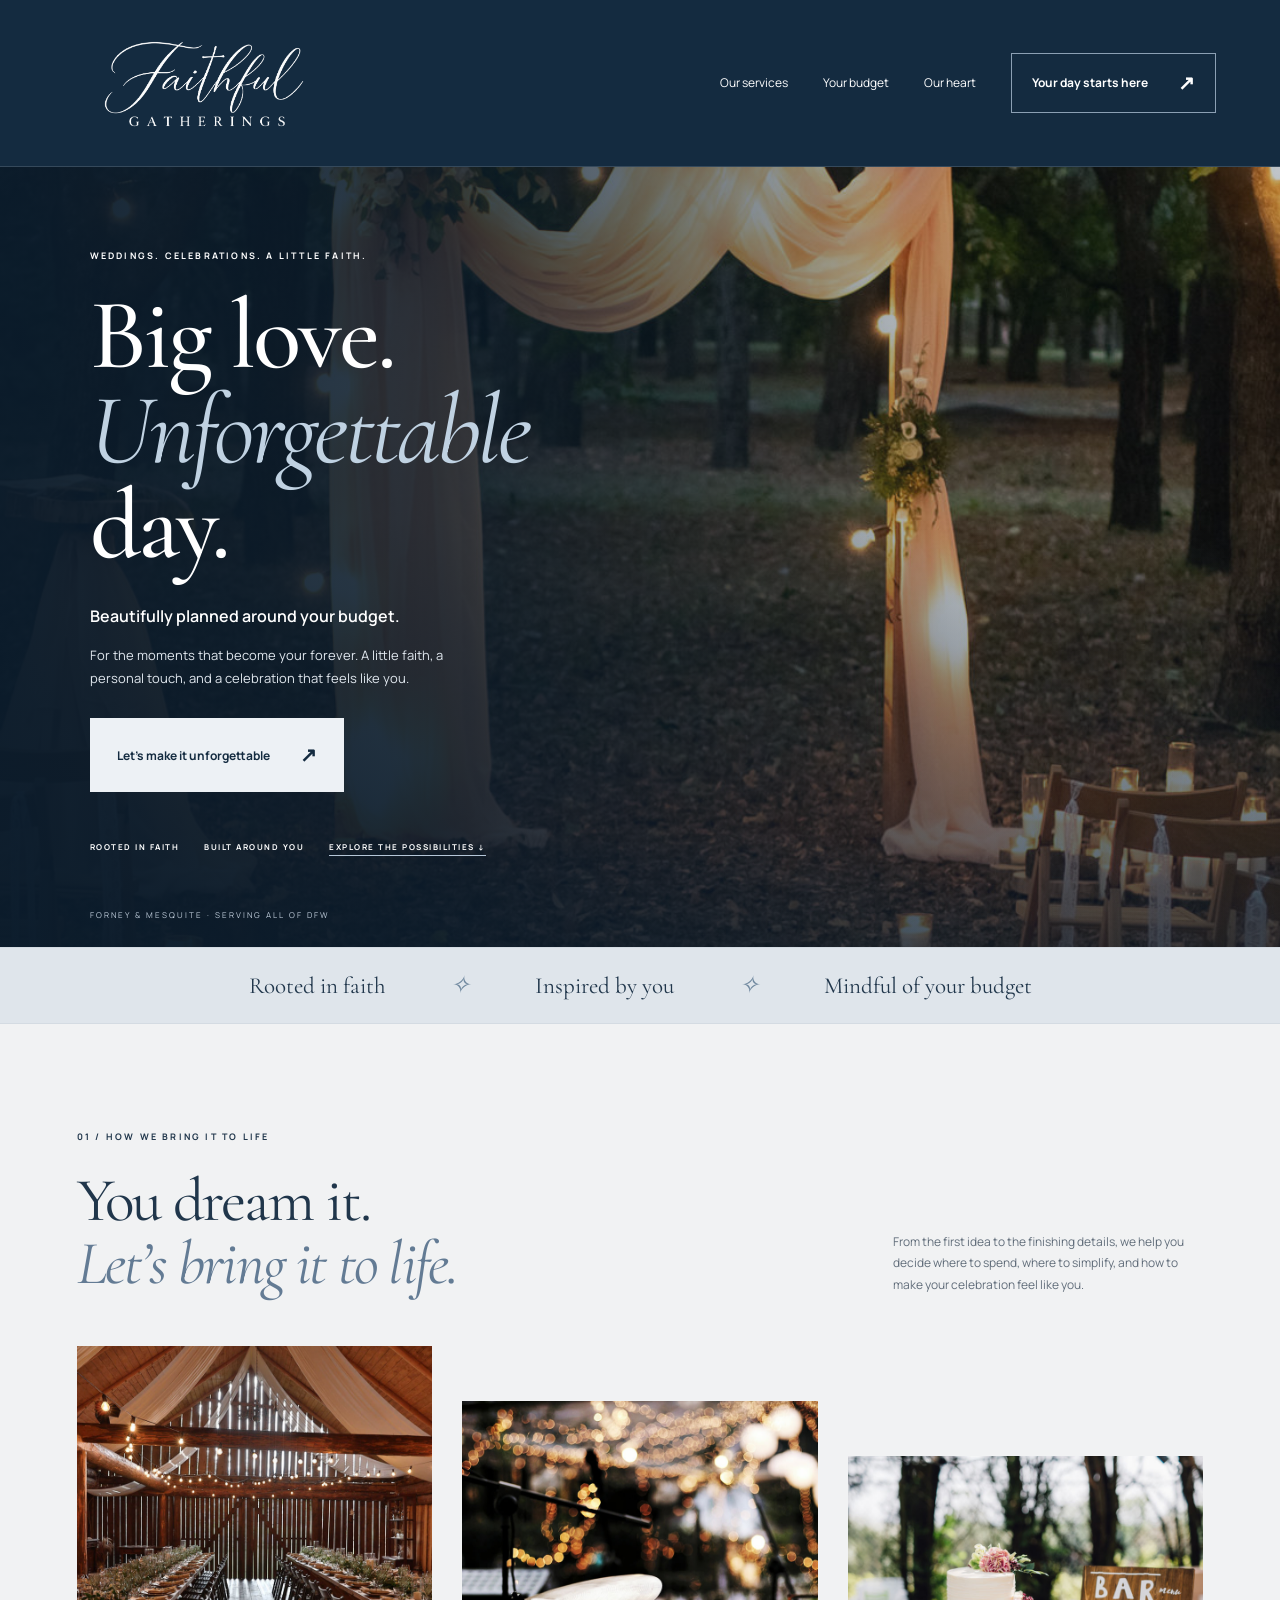
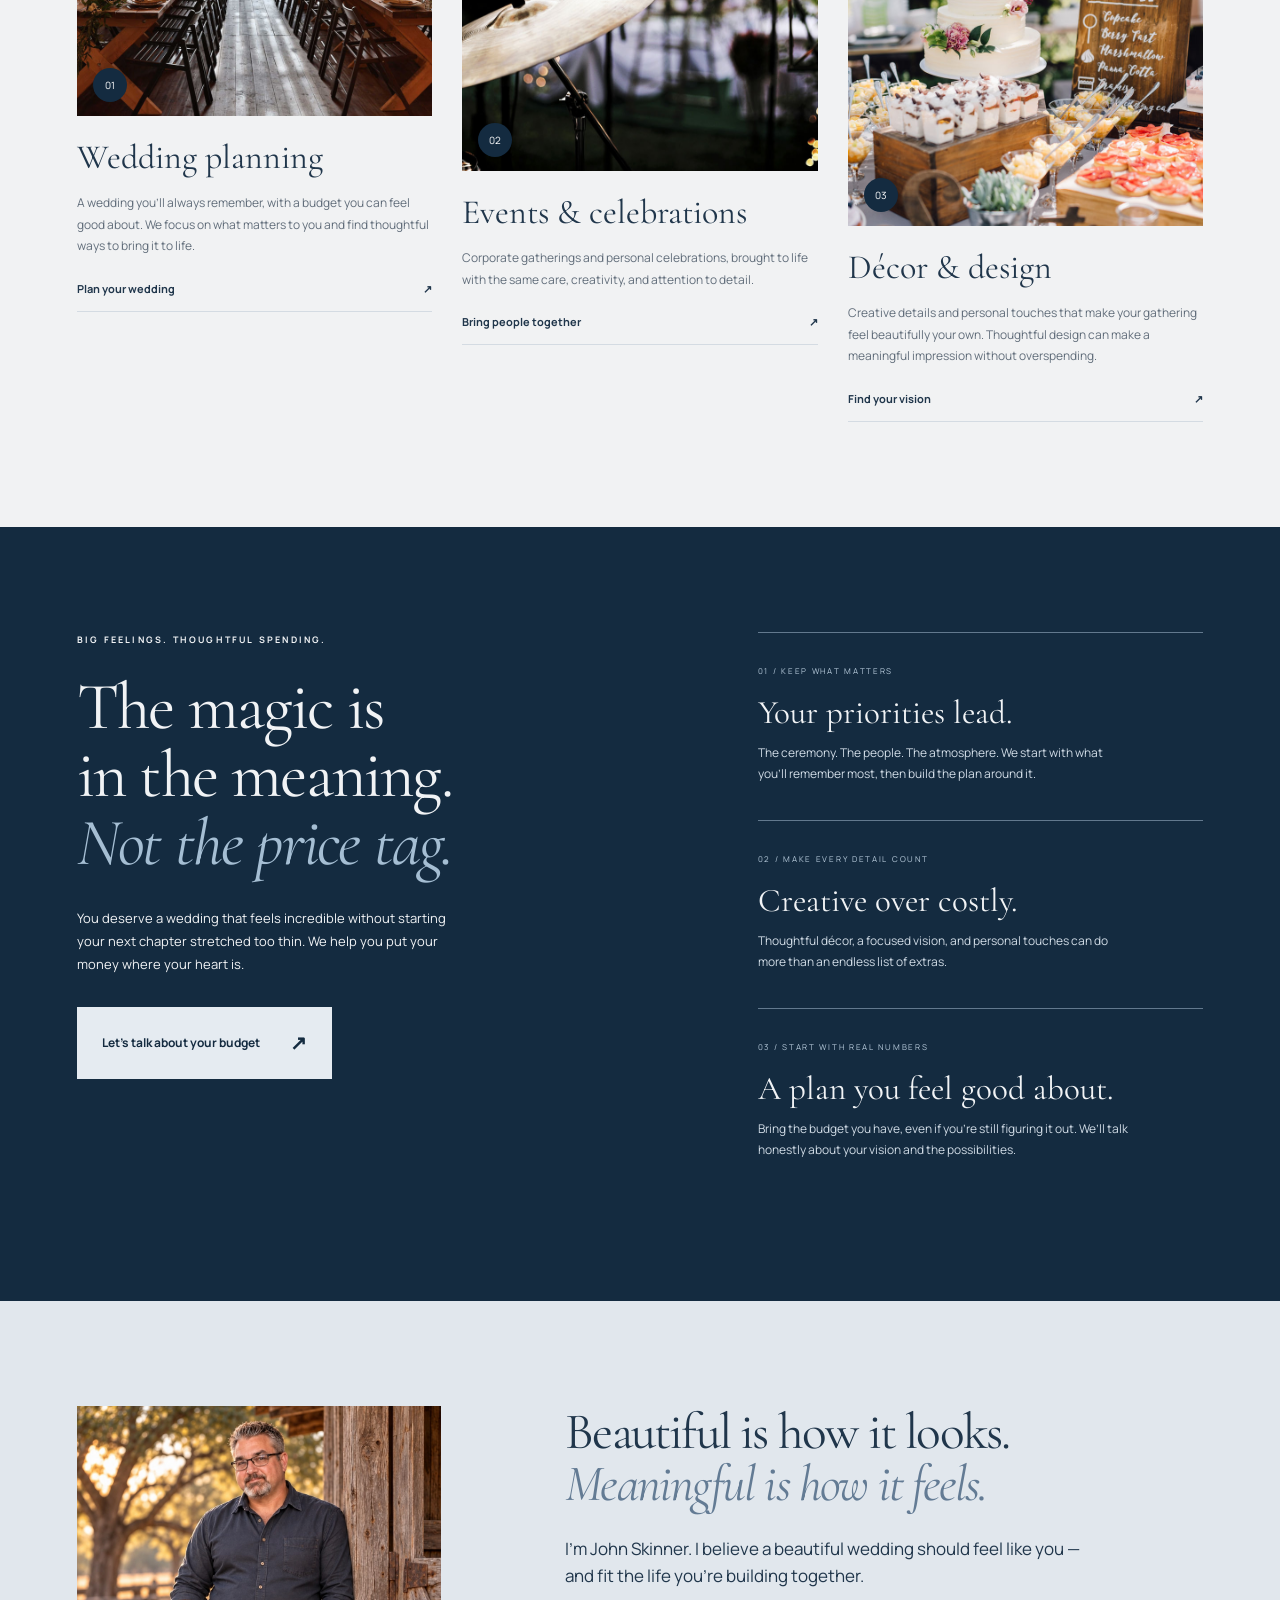
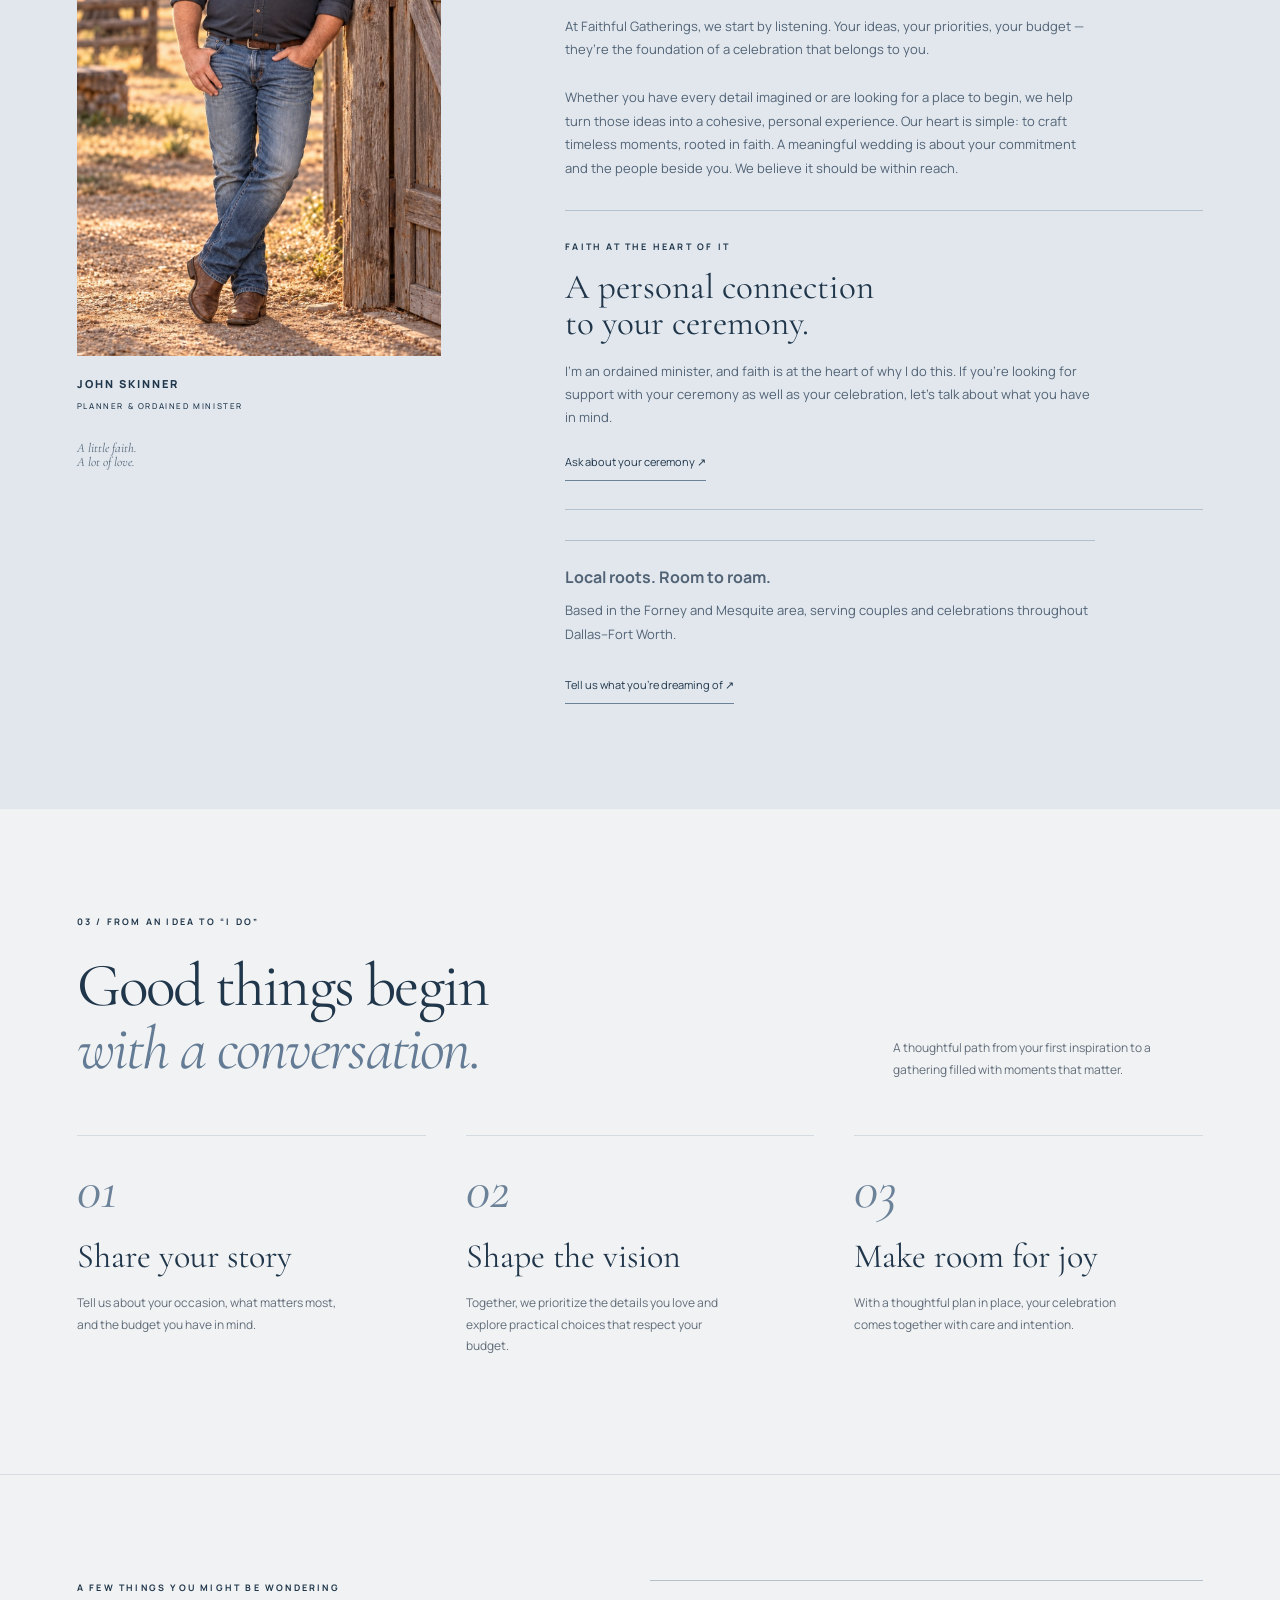
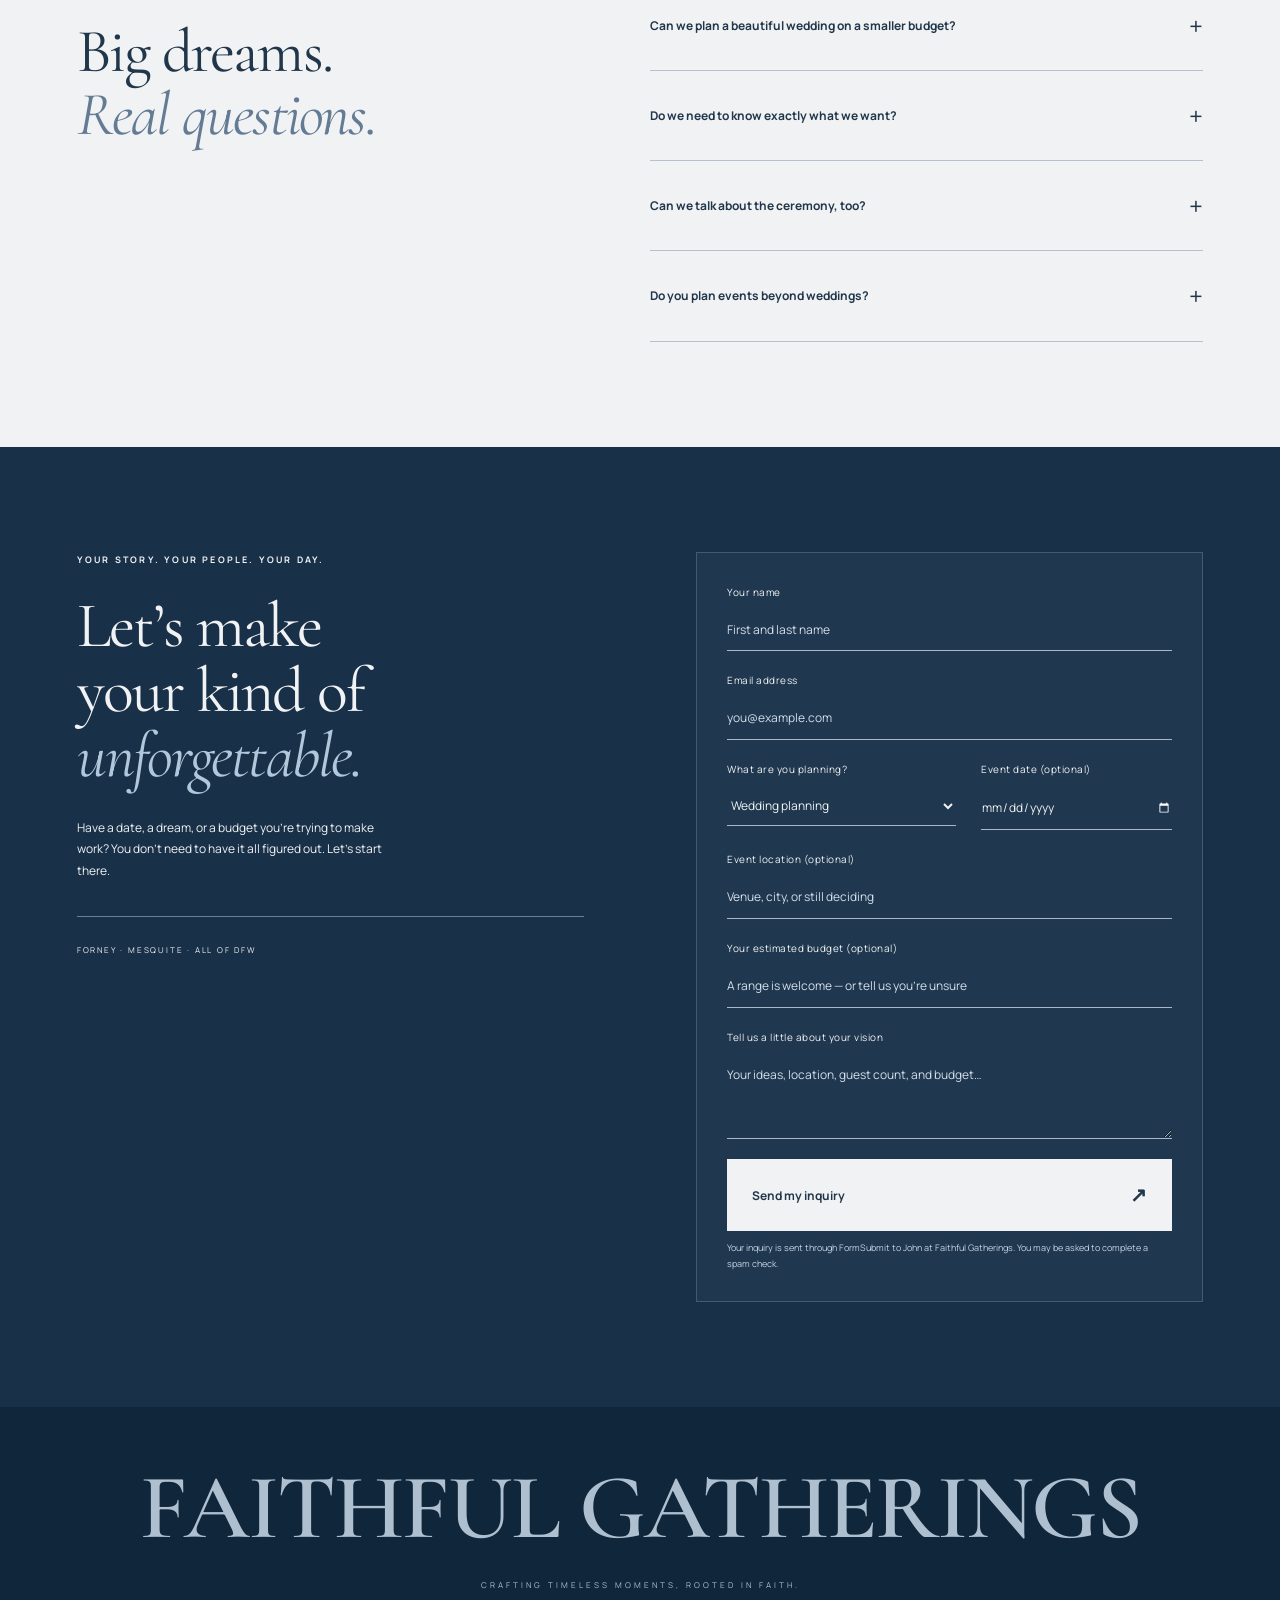
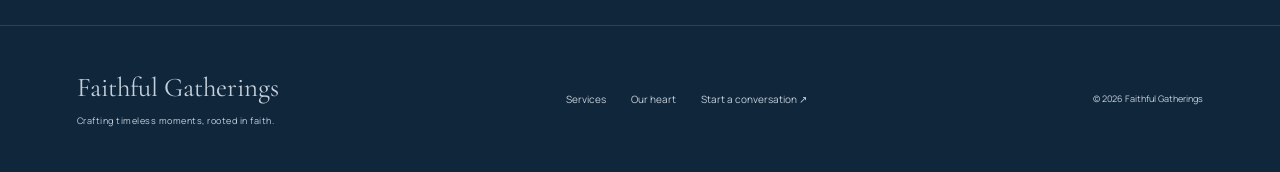
<file: index.html>
<!doctype html>
<html lang="en"><head><meta charset="utf-8"><meta name="viewport" content="width=device-width, initial-scale=1"><meta name="description" content="Faithful Gatherings — wedding planning, events, décor, and ceremony support in Forney, Mesquite, and across DFW. Beautifully planned around your budget. Crafting timeless moments, rooted in faith."><title>Faithful Gatherings | Weddings & Events</title><link rel="stylesheet" href="styles.css?v=4"><script src="site.js?v=4" defer></script><link rel="stylesheet" href="bold.css?v=6"></head>
<body><a class="skip" href="#main">Skip to content</a><header><a class="brand" href="#"><img class="brand-lockup" src="assets/faithful-gatherings-script-logo.png" alt="Faithful Gatherings — weddings and events"></a><button class="menu" aria-expanded="false" aria-controls="nav">Menu</button><nav id="nav" aria-label="Main navigation"><a href="#services">Our services</a><a href="#budget">Your budget</a><a href="#story">Our heart</a><a class="button small" href="#inquire">Your day starts here <span>↗</span></a></nav></header>
<main id="main"><section class="hero"><div class="hero-copy"><p class="eyebrow">WEDDINGS. CELEBRATIONS. A LITTLE FAITH.</p><h1>Big love.<br><em>Unforgettable</em><br>day.</h1><p><strong class="hero-promise">Beautifully planned around your budget.</strong>For the moments that become your forever. A little faith, a personal touch, and a celebration that feels like you.</p><a class="button" href="#inquire">Let’s make it unforgettable <span>↗</span></a><div class="hero-note"><span>ROOTED IN FAITH</span><span>BUILT AROUND YOU</span><a href="#services">EXPLORE THE POSSIBILITIES ↓</a></div></div><div class="hero-image"><img src="assets/forest.jpg" alt="An intimate wedding reception surrounded by trees" fetchpriority="high"><span class="photo-note">The beginning of something extraordinary.</span></div><div class="hero-index">FORNEY & MESQUITE · SERVING ALL OF DFW</div></section>
<div class="ribbon"><span>Rooted in faith</span><i>✧</i><span>Inspired by you</span><i>✧</i><span>Mindful of your budget</span></div>
<section class="services section" id="services"><div class="section-heading"><div><p class="eyebrow">01 / HOW WE BRING IT TO LIFE</p><h2>You dream it.<br><em>Let’s bring it to life.</em></h2></div><p>From the first idea to the finishing details, we help you decide where to spend, where to simplify, and how to make your celebration feel like you.</p></div><div class="service-grid"><article><div class="image-wrap"><img src="assets/table.jpg" alt="Wedding table styled with flowers and elegant place settings" loading="lazy"><span>01</span></div><h3>Wedding planning</h3><p>A wedding you’ll always remember, with a budget you can feel good about. We focus on what matters to you and find thoughtful ways to bring it to life.</p><a href="#inquire" data-service="Wedding planning">Plan your wedding <span>↗</span></a></article><article><div class="image-wrap"><img src="assets/stage.jpg" alt="An event space with a stage and warm lighting" loading="lazy"><span>02</span></div><h3>Events & celebrations</h3><p>Corporate gatherings and personal celebrations, brought to life with the same care, creativity, and attention to detail.</p><a href="#inquire" data-service="Event planning">Bring people together <span>↗</span></a></article><article><div class="image-wrap"><img src="assets/cake.jpg" alt="A wedding cake with decorative details" loading="lazy"><span>03</span></div><h3>Décor & design</h3><p>Creative details and personal touches that make your gathering feel beautifully your own. Thoughtful design can make a meaningful impression without overspending.</p><a href="#inquire" data-service="Décor and design">Find your vision <span>↗</span></a></article></div></section>
<section class="budget section" id="budget"><div class="budget-intro"><p class="eyebrow">BIG FEELINGS. THOUGHTFUL SPENDING.</p><h2>The magic is<br>in the meaning.<br><em>Not the price tag.</em></h2><p>You deserve a wedding that feels incredible without starting your next chapter stretched too thin. We help you put your money where your heart is.</p><a class="button" href="#inquire">Let’s talk about your budget <span>↗</span></a></div><div class="budget-principles"><article><span>01 / KEEP WHAT MATTERS</span><h3>Your priorities lead.</h3><p>The ceremony. The people. The atmosphere. We start with what you’ll remember most, then build the plan around it.</p></article><article><span>02 / MAKE EVERY DETAIL COUNT</span><h3>Creative over costly.</h3><p>Thoughtful décor, a focused vision, and personal touches can do more than an endless list of extras.</p></article><article><span>03 / START WITH REAL NUMBERS</span><h3>A plan you feel good about.</h3><p>Bring the budget you have, even if you’re still figuring it out. We’ll talk honestly about your vision and the possibilities.</p></article></div></section><section class="story section" id="story"><div class="story-brand"><figure class="founder-photo"><img src="assets/john-skinner-portrait.jpg" alt="John Skinner standing beside a rustic barn in warm evening light" loading="lazy"><figcaption>JOHN SKINNER <span>PLANNER & ORDAINED MINISTER</span></figcaption></figure><p class="brand-motto">A little faith.<br>A lot of love.</p></div><div><h2>Beautiful is how it looks.<br><em>Meaningful is how it feels.</em></h2><p class="founder-intro">I’m John Skinner. I believe a beautiful wedding should feel like you — and fit the life you’re building together.</p><p>At Faithful Gatherings, we start by listening. Your ideas, your priorities, your budget — they’re the foundation of a celebration that belongs to you.</p><p>Whether you have every detail imagined or are looking for a place to begin, we help turn those ideas into a cohesive, personal experience. Our heart is simple: to craft timeless moments, rooted in faith. A meaningful wedding is about your commitment and the people beside you. We believe it should be within reach.</p><aside class="minister-note"><p class="eyebrow">FAITH AT THE HEART OF IT</p><h3>A personal connection<br>to your ceremony.</h3><p>I’m an ordained minister, and faith is at the heart of why I do this. If you’re looking for support with your ceremony as well as your celebration, let’s talk about what you have in mind.</p><a class="text-link" href="#inquire" data-service="Ceremony and minister inquiry">Ask about your ceremony ↗</a></aside><p class="service-area"><strong>Local roots. Room to roam.</strong> Based in the Forney and Mesquite area, serving couples and celebrations throughout Dallas–Fort Worth.</p><a class="text-link" href="#inquire">Tell us what you’re dreaming of ↗</a></div></section>
<section class="process section" id="process"><div class="section-heading"><div><p class="eyebrow">03 / FROM AN IDEA TO “I DO”</p><h2>Good things begin<br><em>with a conversation.</em></h2></div><p>A thoughtful path from your first inspiration to a gathering filled with moments that matter.</p></div><ol><li><span>01</span><h3>Share your story</h3><p>Tell us about your occasion, what matters most, and the budget you have in mind.</p></li><li><span>02</span><h3>Shape the vision</h3><p>Together, we prioritize the details you love and explore practical choices that respect your budget.</p></li><li><span>03</span><h3>Make room for joy</h3><p>With a thoughtful plan in place, your celebration comes together with care and intention.</p></li></ol></section>
<section class="questions section"><div><p class="eyebrow">A FEW THINGS YOU MIGHT BE WONDERING</p><h2>Big dreams.<br><em>Real questions.</em></h2></div><div class="question-list"><details><summary>Can we plan a beautiful wedding on a smaller budget?<span aria-hidden="true">+</span></summary><p>That’s at the heart of Faithful Gatherings. Share your budget and what matters most, and we’ll explore a thoughtful approach together. The possibilities depend on your date, location, guest count, and priorities.</p></details><details><summary>Do we need to know exactly what we want?<span aria-hidden="true">+</span></summary><p>No. Bring your ideas, your questions, or just a feeling. We’ll start by listening and help you find a direction that feels like you.</p></details><details><summary>Can we talk about the ceremony, too?<span aria-hidden="true">+</span></summary><p>Absolutely. I’m an ordained minister. Tell me what you envision for your ceremony, and we can discuss how I may be able to support you.</p></details><details><summary>Do you plan events beyond weddings?<span aria-hidden="true">+</span></summary><p>Yes. We also help with corporate gatherings, personal celebrations, and décor and design. Choose the service that fits when you send your inquiry.</p></details></div></section><section class="inquire section" id="inquire"><div><p class="eyebrow">YOUR STORY. YOUR PEOPLE. YOUR DAY.</p><h2>Let’s make<br>your kind of<br><em>unforgettable.</em></h2><p>Have a date, a dream, or a budget you’re trying to make work? You don’t need to have it all figured out. Let’s start there.</p><div class="contact-details"><p>FORNEY · MESQUITE · ALL OF DFW</p></div></div><form id="inquiry" action="https://formsubmit.co/jcskinner246@gmail.com" method="POST"><input type="hidden" name="_subject" value="[Faithful Gatherings Website] New Event Inquiry"><input type="hidden" name="_template" value="table"><input type="hidden" name="_next" value="https://secopsengineer.github.io/faithful-gatherings/thank-you.html"><input type="text" name="_honey" class="honeypot" tabindex="-1" autocomplete="off" aria-hidden="true"><label>Your name<input name="name" autocomplete="name" required placeholder="First and last name" maxlength="120"></label><label>Email address<input name="email" type="email" autocomplete="email" required placeholder="you@example.com" maxlength="200"></label><div class="form-row"><label>What are you planning?<select name="service"><option>Wedding planning</option><option>Event planning</option><option>Décor and design</option><option>Ceremony and minister inquiry</option><option>I’m still exploring</option></select></label><label>Event date (optional)<input name="date" type="date"></label></div><label>Event location (optional)<input name="location" placeholder="Venue, city, or still deciding" maxlength="200"></label><label>Your estimated budget (optional)<input name="budget" placeholder="A range is welcome — or tell us you’re unsure" maxlength="120"></label><label>Tell us a little about your vision<textarea name="message" rows="3" required placeholder="Your ideas, location, guest count, and budget…" maxlength="4000"></textarea></label><button class="button" type="submit">Send my inquiry <span>↗</span></button><p class="form-disclosure">Your inquiry is sent through FormSubmit to John at Faithful Gatherings. You may be asked to complete a spam check.</p></form></section></main>
<div class="closing-wordmark" aria-hidden="true">FAITHFUL GATHERINGS<span>CRAFTING TIMELESS MOMENTS, ROOTED IN FAITH.</span></div><footer><a class="footer-brand" href="#">Faithful Gatherings<span>Crafting timeless moments, rooted in faith.</span></a><div><a href="#services">Services</a><a href="#story">Our heart</a><a href="#inquire">Start a conversation ↗</a></div><small>© <span id="year">2026</span> Faithful Gatherings</small></footer></body></html>
</file>
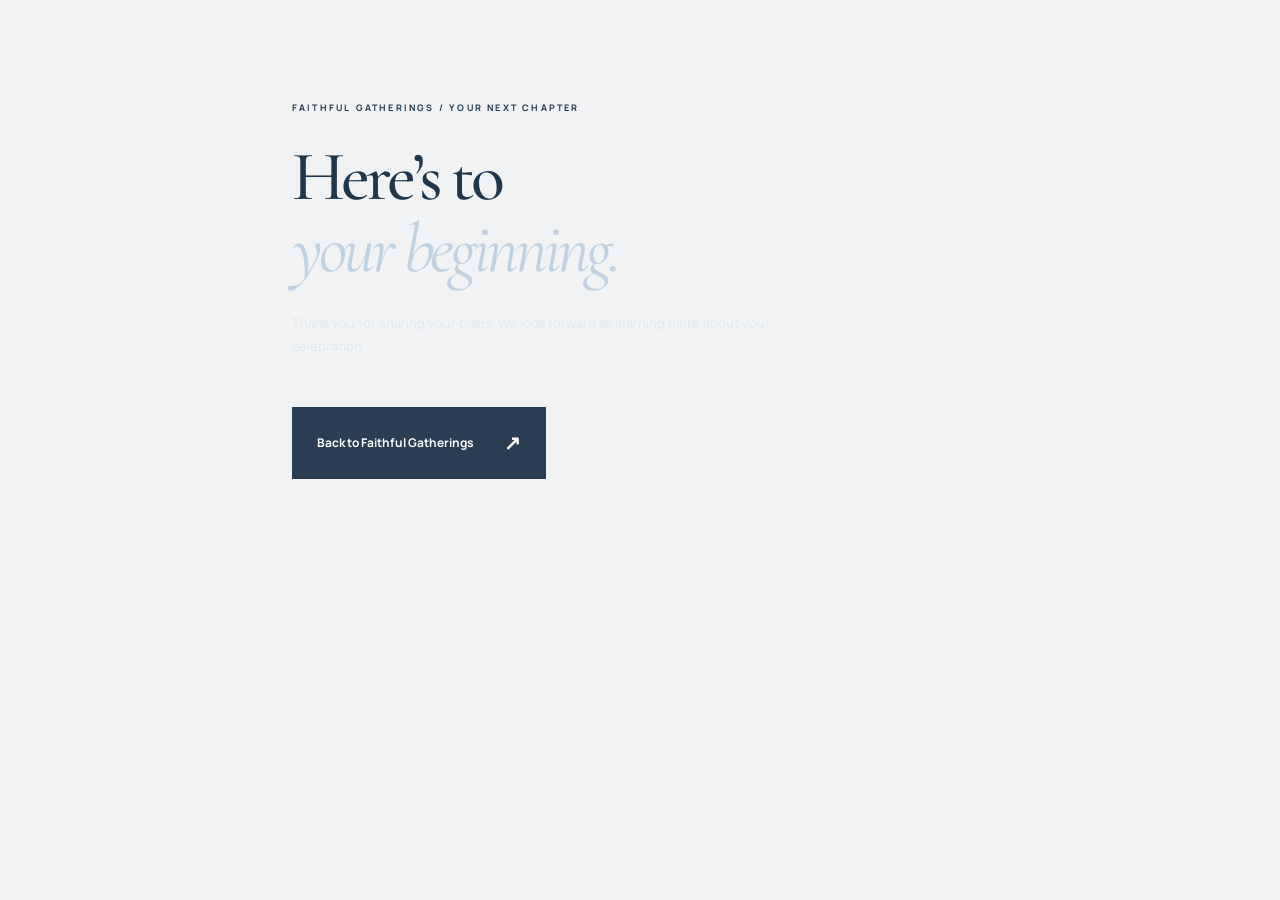
<file: thank-you.html>
<!doctype html><html lang="en"><head><meta charset="utf-8"><meta name="viewport" content="width=device-width,initial-scale=1"><meta name="robots" content="noindex"><title>Thank you | Faithful Gatherings</title><link rel="stylesheet" href="styles.css?v=4"><link rel="stylesheet" href="bold.css?v=4"></head><body><main class="thanks"><p class="eyebrow">FAITHFUL GATHERINGS / YOUR NEXT CHAPTER</p><h1>Here’s to<br><em>your beginning.</em></h1><p>Thank you for sharing your plans. We look forward to learning more about your celebration.</p><a class="button" href="./">Back to Faithful Gatherings <span>↗</span></a></main></body></html>
</file>
<file: styles.css>
@import url('https://fonts.googleapis.com/css2?family=Cormorant+Garamond:ital,wght@0,400;0,500;0,600;1,400;1,500&family=Manrope:wght@400;500;600;700&display=swap');
:root{--paper:#f4f5f6;--ink:#273646;--olive:#293e53;--muted:#626e7b;--line:#d4dbe2;--serif:'Cormorant Garamond',Georgia,serif}*{box-sizing:border-box}html{scroll-behavior:smooth;scroll-padding-top:24px}body{margin:0;background:var(--paper);color:var(--ink);font:14px/1.8 Manrope,Arial,sans-serif}a{color:inherit;text-decoration:none}button,input,textarea,select{font:inherit}a,button,input,textarea,select{outline-offset:5px}img{width:100%;height:100%;object-fit:cover;display:block}.skip{position:absolute;top:-100px;z-index:5;background:white;padding:15px}.skip:focus{top:0}header{max-width:1440px;margin:auto;padding:28px 6%;display:flex;align-items:center;justify-content:space-between}.brand{display:flex;align-items:center;gap:14px;font-size:14px;letter-spacing:3px;line-height:1.4}.brand small{display:block;font-size:8px;letter-spacing:2.5px;margin-top:7px}.emblem{font:italic 46px var(--serif);border:1px solid #8795a5;border-radius:50% 50% 0 0;width:53px;height:65px;display:grid;place-items:center;letter-spacing:-7px;padding-right:7px}nav{display:flex;align-items:center;gap:35px;font-size:12px}.button{display:inline-flex;align-items:center;justify-content:space-between;gap:30px;padding:17px 24px;background:var(--olive);color:white;border:1px solid var(--olive);cursor:pointer;font-size:12px}.button:hover{background:#1d2e40}.button span{font-size:20px}.small{padding:10px 20px}.menu{display:none}.hero{max-width:1440px;margin:auto;display:grid;grid-template-columns:1fr 1fr;position:relative;padding:25px 6% 64px;gap:4%}.hero-copy{padding:34px 0 0}.eyebrow{font-size:9px;letter-spacing:2.2px;font-weight:700;margin:0 0 25px}h1,h2,h3{font-family:var(--serif);font-weight:400;line-height:1.02;margin:0}h1{font-size:clamp(60px,6.4vw,96px);letter-spacing:-3px}em{font-weight:400;color:#637b94}h1+p{max-width:335px;margin:28px 0;font-size:13px}.hero-image{height:620px;position:relative;border-radius:48% 48% 0 0;overflow:hidden}.hero-image img{object-position:center}.hero-image:after{content:'';position:absolute;inset:60% 0 0;background:linear-gradient(transparent,#16283c99)}.photo-note{position:absolute;z-index:1;bottom:28px;left:0;right:0;text-align:center;color:white;font:italic 26px var(--serif)}.hero-note{border-top:1px solid var(--line);margin-top:45px;padding-top:18px;display:flex;gap:30px;font-size:9px;letter-spacing:1px}.vertical{position:absolute;right:17px;top:38%;writing-mode:vertical-rl;letter-spacing:3px;font-size:8px}.ribbon{border-block:1px solid var(--line);display:flex;justify-content:center;align-items:center;gap:65px;padding:21px;font:22px var(--serif)}.ribbon i{font-size:24px;color:#8699ae}.section{max-width:1440px;margin:auto;padding:100px 6%}.section-heading{display:flex;justify-content:space-between;align-items:end;margin-bottom:45px;gap:30px}h2{font-size:clamp(42px,4.4vw,65px);letter-spacing:-1px}.section-heading>p{max-width:310px;color:var(--muted);font-size:12px;margin:0}.service-grid{display:grid;grid-template-columns:repeat(3,1fr);gap:35px}.image-wrap{height:340px;position:relative}.image-wrap span{position:absolute;bottom:14px;left:16px;background:var(--paper);border-radius:50%;width:34px;height:34px;display:grid;place-items:center;font-size:10px}h3{font-size:31px;margin-top:25px}.service-grid p{font-size:12px;color:var(--muted);margin:17px 0 22px}.service-grid a{display:flex;justify-content:space-between;border-bottom:1px solid var(--line);padding-bottom:12px;font-size:11px}.story{background:#e5eaf0;display:grid;grid-template-columns:1fr 2fr;gap:50px}.story>div{max-width:700px}.story p:not(.eyebrow){max-width:530px;color:#526376;font-size:13px;margin:25px 0}.text-link{display:inline-block;border-bottom:1px solid #6c8299;padding-bottom:8px;font-size:11px}.process ol{list-style:none;padding:0;margin:55px 0 0;display:grid;grid-template-columns:repeat(3,1fr);gap:40px}.process li{border-top:1px solid var(--line);padding-top:20px}.process li>span{font:italic 28px var(--serif);color:#6c8299}.process li h3{margin:17px 0}.process li p{font-size:12px;color:var(--muted);max-width:280px}.inquire{background:var(--olive);color:var(--paper);display:grid;grid-template-columns:1fr 1fr;gap:10%}.inquire em{color:#cbd8e6}.inquire>div>p:not(.eyebrow){max-width:320px;font-size:12px;margin-top:28px}.draft-note{opacity:.8;font-size:10px!important}label{display:block;font-size:10px;letter-spacing:.5px;margin-bottom:20px}input,select,textarea{width:100%;display:block;margin-top:8px;border:0;border-bottom:1px solid #a8b8c9;background:transparent;border-radius:0;color:var(--paper);padding:10px 0;font-size:12px}input::placeholder,textarea::placeholder{color:#d4dfe9}select option{color:var(--ink);background:var(--paper)}.form-row{display:grid;grid-template-columns:1.2fr 1fr;gap:25px}.inquire .button{background:var(--paper);color:var(--ink);border-color:var(--paper);width:100%}.inquire .button:hover{background:#e0e7ee}#result{margin-top:22px}#summary{border:1px solid #a8b8c9;padding:12px}.copy-button{margin-top:12px;padding:8px 15px;cursor:pointer}#copy-status{display:block;font-size:11px}footer{max-width:1440px;margin:auto;padding:45px 6%;display:flex;justify-content:space-between;align-items:center;gap:30px}.footer-brand{font:27px var(--serif)}.footer-brand span{display:block;font:9px Manrope,Arial;margin-top:10px;letter-spacing:.5px}footer>div{display:flex;gap:25px;font-size:10px}footer small{font-size:9px}@media(min-width:1500px){body{max-width:1800px;margin:auto}}@media(max-width:900px){header{padding:22px 5%}nav{gap:18px}.hero{padding-inline:5%;gap:25px}.hero-image{height:550px}h1{font-size:65px}.hero-copy{padding-top:20px}.hero-note{gap:10px}.vertical{display:none}.section{padding:70px 5%}.service-grid{gap:20px}.image-wrap{height:270px}.story{grid-template-columns:1fr;gap:0}.ribbon{gap:28px;font-size:18px}.inquire{gap:7%}footer{flex-wrap:wrap}}@media(max-width:640px){.brand{font-size:11px}.emblem{width:43px;height:55px;font-size:36px}.menu{display:block;background:transparent;border:1px solid var(--line);padding:8px 14px;color:var(--ink)}header{position:relative}nav{display:none;position:absolute;z-index:4;top:100%;left:0;right:0;background:var(--paper);padding:24px 5%;border-bottom:1px solid var(--line);align-items:stretch}nav.open{display:flex;flex-direction:column}.hero{grid-template-columns:1fr;padding-bottom:35px}.hero-copy{padding-top:15px}h1{font-size:68px}.eyebrow{font-size:8px}.hero-copy>p{max-width:320px}.hero-note{margin-top:28px;justify-content:space-between}.hero-image{height:430px;margin-top:10px}.ribbon{gap:12px;font-size:14px;padding:18px 8px}.ribbon i{font-size:15px}.section-heading{display:block}.section-heading>p{margin-top:24px}.service-grid{grid-template-columns:1fr;gap:38px}.image-wrap{height:360px}h3{margin-top:20px}.section{padding:58px 6%}.process ol{grid-template-columns:1fr;gap:25px}.process li p{max-width:none}.inquire{grid-template-columns:1fr;gap:35px}.form-row{gap:15px}footer{padding:35px 6%;align-items:start;flex-direction:column}footer>div{flex-wrap:wrap}}@media(prefers-reduced-motion:reduce){html{scroll-behavior:auto}}

.brand-seal{width:108px;height:108px;object-fit:contain;flex-shrink:0}.minister-note{border-top:1px solid #b3c1cf;border-bottom:1px solid #b3c1cf;padding:28px 0;margin:30px 0}.minister-note .eyebrow{margin-bottom:15px}.minister-note h3{margin-top:0;font-size:35px}.minister-note p:not(.eyebrow){margin:18px 0}.hero-copy>p:not(.eyebrow){max-width:380px}@media(max-width:640px){.brand-seal{width:82px;height:82px}.brand{gap:8px}.ribbon{font-size:12px;gap:10px}}
</file>
<file: bold.css>
:root{--navy:#142b40;--paper:#f1f2f3;--ink:#20364b;--silver:#bccbd9}body{background:var(--paper)}header{max-width:none;background:var(--navy);color:white;border-bottom:1px solid #ffffff24;padding:20px 5%;gap:25px}.brand-seal{width:88px;height:88px;background:#f1f2f3;border-radius:50%;padding:5px}.brand{font-size:13px}.button{font-weight:700;transition:background .2s,transform .2s}.button:hover{transform:translateY(-2px);background:#315470}.small{background:transparent;border-color:#8ca0b4;padding:11px 20px}.hero{max-width:none;position:relative;min-height:780px;isolation:isolate;display:flex;align-items:center;color:white;background:var(--navy);padding:80px 7% 90px;overflow:hidden}.hero-copy{width:100%;max-width:1300px;margin:auto;padding:0}.hero-image{position:absolute;inset:0;height:auto;z-index:-2;border-radius:0;margin:0}.hero-image img{object-position:65% 57%}.hero-image:after{display:none}.hero:before{content:'';position:absolute;inset:0;background:linear-gradient(90deg,#0a1b2bf5 0%,#0a1b2bd9 34%,#0a1b2b42 76%),linear-gradient(0deg,#0a1b2ba6,transparent 55%);z-index:-1}h1{font-size:clamp(78px,8.2vw,128px);letter-spacing:-4px;max-width:800px;font-weight:500}h1 em{color:#c0d2e2}h1+p,.hero-copy>p:not(.eyebrow){max-width:350px;margin:28px 0;font-size:13px;color:#e0e7ee}.hero .button{background:#edf1f5;border-color:#edf1f5;color:var(--navy);padding:18px 26px}.hero .button:hover{background:#c9d9e7}.hero-note{border:0;margin-top:48px;padding:0;gap:25px;font-size:8px;letter-spacing:1.5px;font-weight:700}.hero-note a{border-bottom:1px solid #b6c7d8}.photo-note{left:auto;right:5%;bottom:90px;max-width:220px;font-size:26px;text-align:right;line-height:1.2}.hero-index{position:absolute;bottom:25px;left:7%;font-size:8px;letter-spacing:2px;color:#bfccda}.ribbon{background:#dfe5eb;padding:23px;font-size:23px}.ribbon i{color:#6e879e}.section{max-width:none;padding:105px max(6%,calc((100% - 1320px)/2))}h2{font-size:clamp(48px,4.8vw,76px);letter-spacing:-1.8px}.section-heading{margin-bottom:50px;gap:40px}.service-grid{gap:30px;grid-template-columns:repeat(3,minmax(0,1fr))}.service-grid article:nth-child(2){padding-top:55px}.service-grid article:nth-child(3){padding-top:110px}.image-wrap{height:370px;overflow:hidden}.image-wrap img{transition:transform .7s}.service-grid article:hover img{transform:scale(1.045)}.image-wrap span{background:var(--navy);color:white}.service-grid a{font-weight:700}h3{font-size:34px}.budget{background:var(--navy);color:#f1f3f5;display:grid;grid-template-columns:1.2fr 1fr;gap:13%}.budget h2{font-size:clamp(53px,5.2vw,82px)}.budget em{color:#a5bed3}.budget-intro>p:not(.eyebrow){font-size:13px;max-width:380px;margin:30px 0}.budget .button{background:#e5ebf1;color:var(--navy);border-color:#e5ebf1}.budget-principles article{border-top:1px solid #63798e;padding:23px 0}.budget-principles article>span{font-size:8px;letter-spacing:1.7px;color:#b9ccdc}.budget-principles h3{margin-top:15px;font-size:33px}.budget-principles p{font-size:12px;color:#d0dbe5;max-width:370px}.story{background:#e1e7ed;grid-template-columns:1fr 1.75fr;gap:11%}.story-brand img{width:220px;height:220px;object-fit:contain;margin-bottom:35px}.story-brand .eyebrow{font-size:8px;line-height:1.8;max-width:230px}.story .brand-motto{font:italic 36px/1.1 var(--serif);color:var(--ink);margin:0}.story h2{font-size:clamp(43px,4vw,65px)}.process li>span{font-size:55px}.questions{display:grid;grid-template-columns:1fr 1.2fr;gap:10%;border-top:1px solid var(--line)}.question-list details{border-bottom:1px solid #b5c2ce}.question-list details:first-child{border-top:1px solid #b5c2ce}.question-list summary{display:flex;align-items:center;justify-content:space-between;gap:24px;font-size:12px;font-weight:700;cursor:pointer;padding:23px 0;list-style:none}.question-list summary::-webkit-details-marker{display:none}.question-list summary span{font-size:24px;font-weight:400;transition:transform .2s}.question-list details[open] summary span{transform:rotate(45deg)}.question-list details p{font-size:12px;color:var(--muted);margin:0 0 24px;padding-right:20px}.inquire{background:#183149}.inquire h2{font-size:clamp(48px,5vw,80px)}.inquire em{color:#b1c8db}.inquire form{background:#ffffff08;padding:30px;border:1px solid #ffffff2c}.draft-note{border-top:1px solid #698096;padding-top:20px}.form-row,.form-row label{min-width:0}input,select,textarea{color-scheme:dark}.closing-wordmark{background:#10263a;color:#aebfd0;text-align:center;padding:55px 3% 35px;font:600 clamp(29px,7.2vw,120px)/1 var(--serif);letter-spacing:-2px}.closing-wordmark span{display:block;font:8px Manrope,Arial;letter-spacing:3px;margin-top:25px}footer{max-width:none;background:#10263a;color:#c4d1dd;border-top:1px solid #ffffff20}a:focus-visible,button:focus-visible,summary:focus-visible{outline:2px solid #7899b8}body{max-width:none}@media(max-width:1000px){header{padding:18px 4%}.brand{font-size:11px;gap:10px}.brand-seal{width:70px;height:70px}nav{gap:18px}.hero{min-height:720px;padding-inline:6%}h1{font-size:96px}.photo-note{right:4%;max-width:180px;font-size:23px}.section{padding:75px 5%}.service-grid{gap:22px}.image-wrap{height:290px}.service-grid article:nth-child(2){padding-top:35px}.service-grid article:nth-child(3){padding-top:70px}.ribbon{gap:28px;font-size:21px}.budget{gap:7%}.story{gap:6%;grid-template-columns:1fr 2fr}.story-brand img{width:180px;height:180px}.inquire{gap:6%}.inquire form{padding:22px}.questions{gap:6%}}@media(max-width:700px){header{position:relative;padding:15px 5%;gap:15px}.brand-seal{width:66px;height:66px}.brand{font-size:10px;letter-spacing:2px}.brand small{font-size:7px;letter-spacing:1.5px}.menu{display:block;background:transparent;border:1px solid #8399ad;padding:9px 15px;color:white;font-size:11px}nav{display:none;position:absolute;z-index:5;top:100%;left:0;right:0;background:var(--navy);padding:24px 6%;border-bottom:1px solid #ffffff40;align-items:stretch}nav.open{display:flex;flex-direction:column}.hero{min-height:740px;padding:65px 6% 90px;align-items:start}.hero:before{background:linear-gradient(90deg,#0a1b2be8,#0a1b2b60),linear-gradient(0deg,#0a1b2bd9,transparent 80%)}.hero-image img{object-position:58% center}.hero-copy{margin:0}h1{font-size:clamp(63px,13vw,90px);letter-spacing:-2.5px}.eyebrow{font-size:8px;letter-spacing:1.8px}.hero-copy>p:not(.eyebrow){max-width:290px;font-size:12px}.hero-note{gap:16px;flex-wrap:wrap;font-size:7px;margin-top:35px;justify-content:start}.photo-note{bottom:65px;font-size:19px;max-width:170px}.hero-index{left:6%;font-size:7px}.ribbon{gap:12px;font-size:15px;padding:20px 8px}.ribbon i{font-size:16px}.section{padding:60px 6%}.section-heading{display:block;margin-bottom:35px}h2{font-size:50px;letter-spacing:-1px}.section-heading>p{margin-top:24px;max-width:340px}.service-grid{grid-template-columns:1fr;gap:42px}.service-grid article:nth-child(n){padding-top:0}.image-wrap{height:390px}.service-grid h3{font-size:37px}.budget{grid-template-columns:1fr;gap:40px}.budget h2{font-size:59px}.budget-intro>p:not(.eyebrow){max-width:340px}.budget-principles article:last-child{padding-bottom:0}.story{grid-template-columns:1fr;gap:40px}.story-brand{display:grid;grid-template-columns:110px 1fr;align-items:center;column-gap:24px}.story-brand img{width:110px;height:110px;margin:0;grid-row:span 2}.story-brand .eyebrow{margin:0;font-size:7px}.story .brand-motto{font-size:28px;margin:0}.story h2{font-size:45px}.process ol{grid-template-columns:1fr;gap:25px;margin-top:35px}.process li{position:relative;padding-left:68px;padding-top:22px}.process li>span{position:absolute;left:0;top:18px;font-size:42px}.process li h3{margin:0 0 15px}.process li p{max-width:none}.questions{grid-template-columns:1fr;gap:35px}.inquire{grid-template-columns:1fr;gap:35px}.inquire h2{font-size:clamp(43px,11vw,59px)}.inquire form{padding:22px 18px}.form-row{grid-template-columns:1fr;gap:0}.closing-wordmark{padding:40px 4% 30px;letter-spacing:-1px}.closing-wordmark span{font-size:6px;letter-spacing:1.5px;margin-top:18px}footer{padding:30px 6%;align-items:start;flex-direction:column}footer>div{flex-wrap:wrap;gap:18px}}@media(prefers-reduced-motion:reduce){*,*:before,*:after{transition:none!important}}
.photo-note{display:none}

/* Personal brand and direct inquiries */
.brand-lockup{width:265px;height:80px;object-fit:contain;filter:brightness(0) invert(1)}.hero h1{font-size:clamp(75px,7.8vw,120px);line-height:.95;letter-spacing:-3px;max-width:920px}.hero-promise{display:block;font-size:16px;color:white;margin-bottom:13px;font-weight:600}.hero-copy>p:not(.eyebrow){max-width:385px}.story-brand{display:block}.founder-photo{margin:0 0 28px}.story-brand .founder-photo img{width:100%;height:550px;object-fit:cover;object-position:50% 28%;margin:0}.founder-photo figcaption{font-size:11px;letter-spacing:2px;margin-top:18px;font-weight:800}.founder-photo figcaption span{display:block;font-size:8px;letter-spacing:1.6px;margin-top:5px;font-weight:500}.story .founder-intro{font-size:17px!important;color:var(--ink)!important;line-height:1.6}.service-area{border-top:1px solid #b1bfcc;padding-top:22px}.service-area strong{display:block;font-size:16px;margin-bottom:8px}.contact-details{margin-top:35px;border-top:1px solid #698096;padding-top:18px}.contact-details p{font-size:8px;letter-spacing:1.8px}.contact-details a{font-size:13px;border-bottom:1px solid #819bb2;padding-bottom:5px;overflow-wrap:anywhere}.form-disclosure{font-size:9px;color:#c5d4e1;line-height:1.7;margin-bottom:0}.honeypot{display:none!important}.thanks{min-height:70vh;max-width:850px;margin:auto;padding:100px 6%}.thanks h1{font-size:70px}.thanks p{max-width:520px}.thanks .button{margin-top:20px}@media(max-width:1000px){.brand-lockup{width:220px;height:70px}.story-brand .founder-photo img{height:460px}}@media(max-width:700px){.brand-lockup{width:220px;height:60px}.hero h1{font-size:clamp(56px,11.8vw,82px);letter-spacing:-1.5px}.hero-promise{font-size:14px}.story-brand .founder-photo img{height:480px;max-height:125vw;object-position:center 25%}.story-brand .brand-motto{margin-top:25px}.thanks h1{font-size:54px}}

.brand-lockup{width:280px;height:126px;object-fit:contain}@media(max-width:1000px){.brand-lockup{width:240px;height:108px}}@media(max-width:700px){.brand-lockup{width:220px;height:100px}}
</file>
